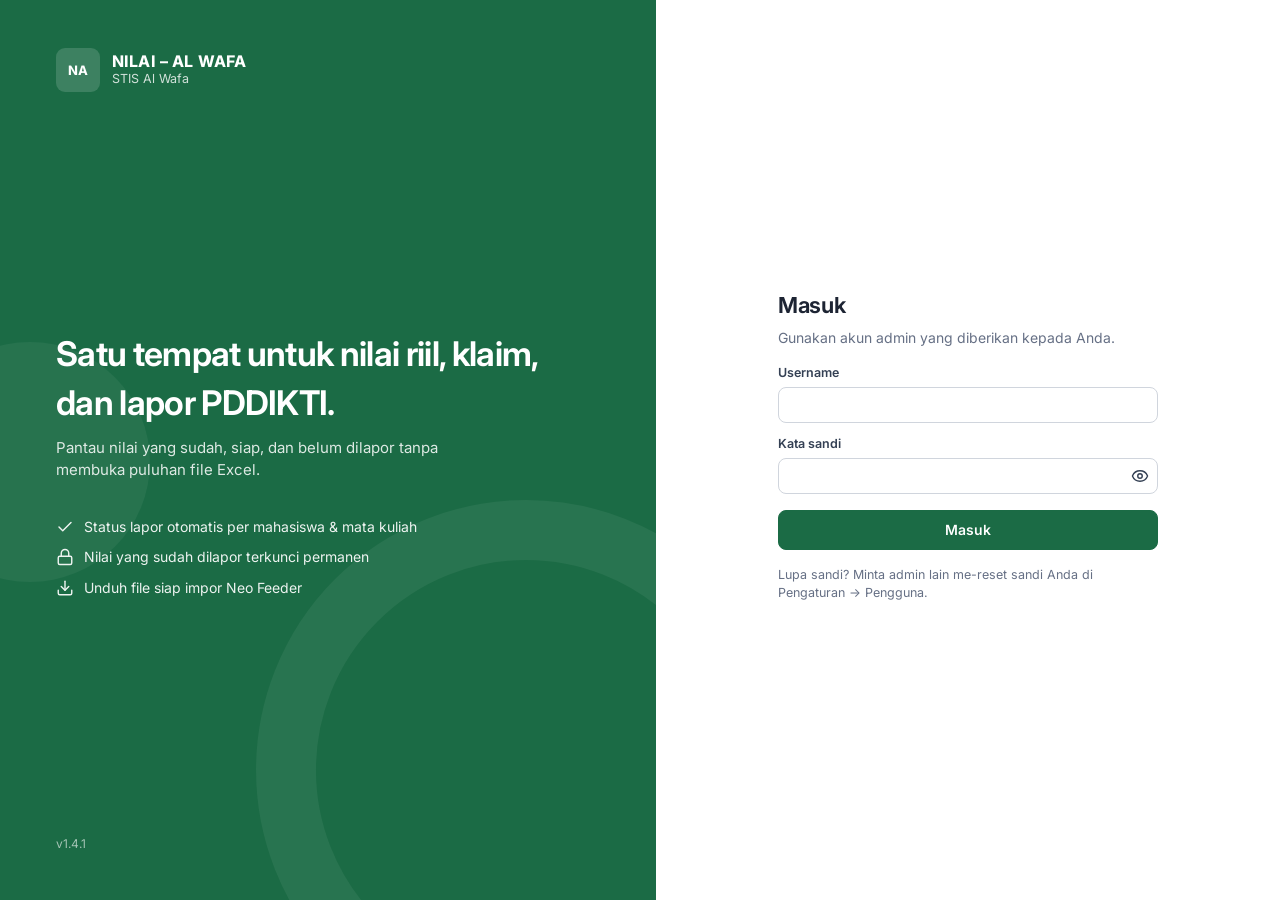
<file: index.html>
<!DOCTYPE html>
<html lang="id">
<head>
  <meta charset="utf-8">
  <meta name="viewport" content="width=device-width, initial-scale=1">
  <title>NILAI – AL WAFA</title>
  <meta name="description" content="Sistem penilaian akademik STIS Al Wafa — nilai riil, peta klaim, lapor PDDIKTI, KHS & transkrip.">
  <meta name="robots" content="noindex, nofollow">
  <meta name="theme-color" content="#1B6B45">
  <link rel="icon" href="data:image/svg+xml,%3Csvg xmlns='http://www.w3.org/2000/svg' viewBox='0 0 32 32'%3E%3Crect width='32' height='32' rx='7' fill='%231B6B45'/%3E%3Ctext x='16' y='21' font-family='Arial' font-weight='700' font-size='13' fill='white' text-anchor='middle'%3ENA%3C/text%3E%3C/svg%3E">
  <link rel="preconnect" href="https://script.google.com">
  <link rel="preconnect" href="https://script.googleusercontent.com" crossorigin>
  <link rel="preconnect" href="https://fonts.googleapis.com">
  <link rel="preconnect" href="https://fonts.gstatic.com" crossorigin>
  <link rel="preconnect" href="https://cdn.jsdelivr.net" crossorigin>
  <link rel="stylesheet" href="https://fonts.googleapis.com/css2?family=Inter:wght@400;500;600;700&family=Noto+Naskh+Arabic:wght@400;600&display=swap">
  <link rel="stylesheet" href="css/style.css?v=1.4.1">
</head>
<body>
  <div style="min-height:100vh;display:grid;place-items:center;color:#667085;font-family:system-ui,sans-serif">Memuat NILAI – AL WAFA…</div>
  <noscript>Aplikasi ini memerlukan JavaScript.</noscript>
  <script src="js/config.js?v=1.4.1"></script>
  <script src="js/icons.js?v=1.4.1"></script>
  <script src="js/core.js?v=1.4.1"></script>
  <script src="js/hal-utama.js?v=1.4.1"></script>
  <script src="js/hal-nilai.js?v=1.4.1"></script>
  <script src="js/hal-lapor.js?v=1.4.1"></script>
  <script src="js/hal-pengaturan.js?v=1.4.1"></script>
  <script src="js/migrasi-parse.js?v=1.4.1"></script>
</body>
</html>
</file>
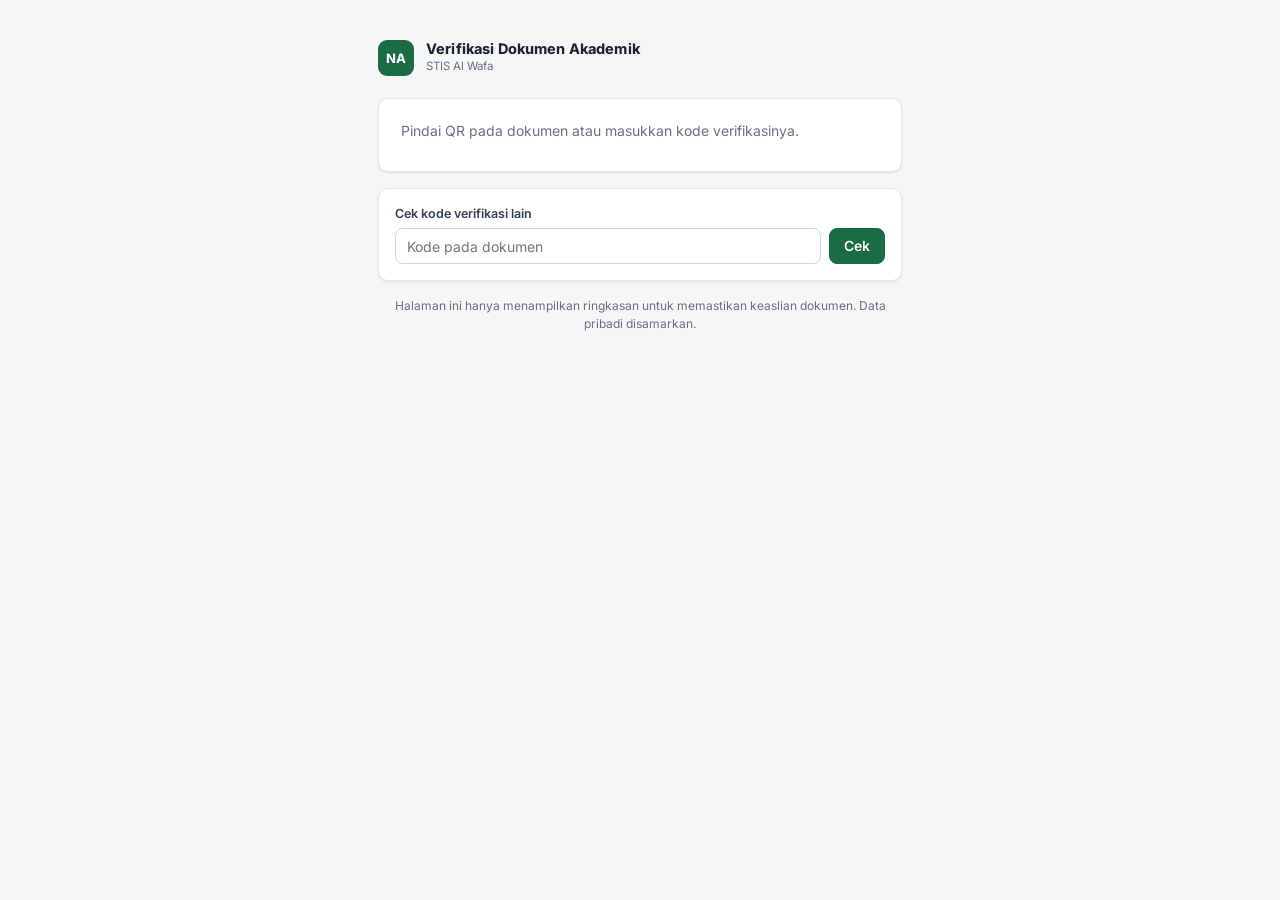
<file: verifikasi.html>
<!DOCTYPE html>
<html lang="id">
<head>
  <meta charset="utf-8">
  <meta name="viewport" content="width=device-width, initial-scale=1">
  <title>Verifikasi Dokumen · STIS Al Wafa</title>
  <meta name="robots" content="noindex">
  <link rel="preconnect" href="https://fonts.googleapis.com">
  <link rel="stylesheet" href="https://fonts.googleapis.com/css2?family=Inter:wght@400;500;600;700&display=swap">
  <link rel="stylesheet" href="css/style.css?v=1.0.0">
  <style>
    body { background: var(--bg); }
    .wrap { max-width: 560px; margin: 0 auto; padding: 40px 18px; }
    .head { display: flex; gap: 12px; align-items: center; margin-bottom: 22px; }
    .hasil { padding: 22px; }
    .status { display: flex; gap: 14px; align-items: center; padding: 16px; border-radius: 12px; margin-bottom: 16px; }
    .status.ok { background: #F0FDF4; border: 1px solid #BBF7D0; color: #14532D; }
    .status.no { background: #FEF2F2; border: 1px solid #FECACA; color: #7F1D1D; }
    .status .ic { width: 34px; height: 34px; }
    .hash { font-family: ui-monospace, monospace; font-size: 11px; word-break: break-all; color: var(--muted); }
  </style>
</head>
<body>
  <div class="wrap">
    <div class="head"><div class="brand-mark">NA</div><div><div class="brand-t">Verifikasi Dokumen Akademik</div><div class="brand-s" id="inst">STIS Al Wafa</div></div></div>
    <div class="card"><div id="isi" class="hasil"><div class="skel skel-line"></div><div class="skel skel-line"></div><div class="skel skel-line" style="width:60%"></div></div></div>
    <form class="card mt-16" id="f" style="padding:16px"><div class="field"><label for="k">Cek kode verifikasi lain</label><div class="row"><input class="input mono" id="k" placeholder="Kode pada dokumen" autocomplete="off"><button class="btn btn-primary">Cek</button></div></div></form>
    <p class="muted center mt-16" style="font-size:12px">Halaman ini hanya menampilkan ringkasan untuk memastikan keaslian dokumen. Data pribadi disamarkan.</p>
  </div>
  <script src="js/config.js?v=1.0.0"></script>
  <script src="js/icons.js?v=1.0.0"></script>
  <script>
    'use strict';
    const esc = (v) => String(v == null ? '' : v).replace(/[&<>"']/g, (c) => ({ '&': '&amp;', '<': '&lt;', '>': '&gt;', '"': '&quot;', "'": '&#39;' }[c]));
    const ic = (n) => '<svg class="ic" viewBox="0 0 24 24">' + (window.ICONS[n] || '') + '</svg>';
    const BL = ['Januari', 'Februari', 'Maret', 'April', 'Mei', 'Juni', 'Juli', 'Agustus', 'September', 'Oktober', 'November', 'Desember'];
    const tgl = (v) => { const m = String(v || '').match(/^(\d{4})-(\d{2})-(\d{2})(?: (\d{2}:\d{2}))?/); return m ? Number(m[3]) + ' ' + BL[Number(m[2]) - 1] + ' ' + m[1] + (m[4] ? ' pukul ' + m[4] : '') : esc(v); };
    const URL_GAS = (window.APP_CONFIG || {}).GAS_URL || '';
    async function cek(k) {
      const box = document.getElementById('isi');
      if (!k) { box.innerHTML = '<p class="muted">Pindai QR pada dokumen atau masukkan kode verifikasinya.</p>'; return; }
      box.innerHTML = '<div class="skel skel-line"></div><div class="skel skel-line"></div>';
      try {
        const r = await (await fetch(URL_GAS + '?action=verifikasi&k=' + encodeURIComponent(k))).json();
        if (!r.success) { box.innerHTML = '<div class="status no">' + ic('xc') + '<div><b style="font-size:16px">Tidak terverifikasi</b><div>' + esc(r.message) + '</div></div></div>'; return; }
        const d = r.data, ok = d.status === 'TERBIT';
        if (d.institusi) document.getElementById('inst').textContent = d.institusi;
        box.innerHTML = '<div class="status ' + (ok ? 'ok' : 'no') + '">' + ic(ok ? 'checkc' : 'xc') + '<div><b style="font-size:16px">' + (ok ? 'Dokumen ASLI & berlaku' : 'Dokumen telah DITARIK') + '</b><div>' + (ok ? 'Diterbitkan resmi melalui sistem NILAI – AL WAFA.' : esc(d.catatan || 'Dokumen ini tidak berlaku lagi.')) + '</div></div></div>' +
          '<dl class="dl"><dt>Jenis</dt><dd>' + esc(d.jenis) + '</dd><dt>Judul</dt><dd>' + esc(d.judul) + '</dd>' + (d.nomor ? '<dt>Nomor</dt><dd class="mono">' + esc(d.nomor) + '</dd>' : '') + (d.nama ? '<dt>Nama</dt><dd>' + esc(d.nama) + '</dd>' : '') + (d.nim ? '<dt>NIM</dt><dd class="mono">' + esc(d.nim) + '</dd>' : '') + (d.ipk ? '<dt>IPK</dt><dd>' + esc(d.ipk) + '</dd>' : '') + '<dt>Diterbitkan</dt><dd>' + tgl(d.terbit) + '</dd>' +
          (d.penandatangan || []).map((p) => '<dt>' + esc(p.label) + '</dt><dd>' + esc(p.nama) + '<div class="muted" style="font-size:12.5px">' + esc(p.jabatan) + (p.waktu ? ' · disetujui ' + tgl(p.waktu) : '') + '</div></dd>').join('') + '</dl>' +
          (d.hashPdf ? '<div class="mt-16"><div class="lbl">Sidik jari berkas (SHA-256)</div><div class="hash">' + esc(d.hashPdf) + '</div></div>' : '');
      } catch (e) { box.innerHTML = '<div class="status no">' + ic('warn') + '<div><b>Gagal menghubungi server</b><div>Periksa koneksi internet lalu muat ulang halaman.</div></div></div>'; }
    }
    const k0 = new URLSearchParams(location.search).get('k') || '';
    document.getElementById('k').value = k0.split('-')[0];
    document.getElementById('f').onsubmit = (e) => { e.preventDefault(); const k = document.getElementById('k').value.trim(); history.replaceState(null, '', '?k=' + encodeURIComponent(k)); cek(k); };
    cek(k0);
  </script>
</body>
</html>
</file>
<file: css/style.css>
/* ==========================================================================
   NILAI – AL WAFA · gaya antarmuka (sederhana, bersih, modern, formal)
   Warna aksen dapat dipilih tiap pengguna → semua turunan memakai --brand.
   ========================================================================== */
:root {
  --brand: #1B6B45;
  --brand-600: color-mix(in srgb, var(--brand) 88%, black);
  --brand-700: color-mix(in srgb, var(--brand) 72%, black);
  --brand-50: color-mix(in srgb, var(--brand) 7%, white);
  --brand-100: color-mix(in srgb, var(--brand) 14%, white);
  --brand-200: color-mix(in srgb, var(--brand) 28%, white);
  --bg: #F5F6F8;
  --surface: #FFFFFF;
  --line: #E4E7EC;
  --line-2: #EEF0F3;
  --text: #1D2433;
  --muted: #667085;
  --soft: #98A2B3;
  --danger: #C62828;
  --warn: #B45309;
  --ok: #15803D;
  --info: #1D4ED8;
  /* warna status (tetap, tidak ikut tema) */
  --s-BP: #94A3B8; --s-BP-bg: #F1F5F9;
  --s-MN: #DC2626; --s-MN-bg: #FEE2E2;
  --s-SL: #CA8A04; --s-SL-bg: #FEF3C7;
  --s-SD: #16A34A; --s-SD-bg: #DCFCE7;
  --s-SX: #EA580C; --s-SX-bg: #FFEDD5;
  --s-TB: #64748B; --s-TB-bg: #E2E8F0;
  --radius: 10px;
  --radius-sm: 7px;
  --shadow: 0 1px 2px rgba(16, 24, 40, .05), 0 1px 3px rgba(16, 24, 40, .06);
  --shadow-lg: 0 12px 32px -8px rgba(16, 24, 40, .18), 0 4px 10px -4px rgba(16, 24, 40, .08);
  --sidebar: 248px;
  --font: 'Inter', system-ui, -apple-system, 'Segoe UI', Roboto, sans-serif;
  --arab: 'Noto Naskh Arabic', 'Traditional Arabic', serif;
}
* { box-sizing: border-box; }
html, body { margin: 0; height: 100%; }
body { font-family: var(--font); font-size: 14px; line-height: 1.45; color: var(--text); background: var(--bg); -webkit-font-smoothing: antialiased; }
a { color: var(--brand); text-decoration: none; }
a:hover { text-decoration: underline; }
h1, h2, h3, h4 { margin: 0; font-weight: 650; letter-spacing: -.01em; }
h1 { font-size: 22px; } h2 { font-size: 17px; } h3 { font-size: 15px; } h4 { font-size: 13.5px; }
p { margin: 0 0 8px; }
small, .muted { color: var(--muted); }
.soft { color: var(--soft); }
.ar { font-family: var(--arab); direction: rtl; font-size: 1.12em; }
.mono { font-variant-numeric: tabular-nums; }
.num { text-align: right; font-variant-numeric: tabular-nums; white-space: nowrap; }
.center { text-align: center; }
.nowrap { white-space: nowrap; }
.hidden { display: none !important; }
.ic { width: 18px; height: 18px; flex: none; stroke: currentColor; fill: none; stroke-width: 1.9; stroke-linecap: round; stroke-linejoin: round; vertical-align: -3px; }
.ic-sm { width: 15px; height: 15px; vertical-align: -2px; }
.ic-lg { width: 22px; height: 22px; }
.row { display: flex; align-items: center; gap: 8px; }
.row-wrap { display: flex; align-items: center; gap: 8px; flex-wrap: wrap; }
.spacer { flex: 1; }
.gap-4 { gap: 4px; } .gap-12 { gap: 12px; } .gap-16 { gap: 16px; }
.mt-4 { margin-top: 4px; } .mt-8 { margin-top: 8px; } .mt-12 { margin-top: 12px; } .mt-16 { margin-top: 16px; } .mt-24 { margin-top: 24px; }
.mb-8 { margin-bottom: 8px; } .mb-12 { margin-bottom: 12px; } .mb-16 { margin-bottom: 16px; }
.w-100 { width: 100%; }

/* ---------------------------------------------------------------- shell */
.app { display: grid; grid-template-columns: var(--sidebar) 1fr; min-height: 100vh; }
.sidebar { background: var(--surface); border-right: 1px solid var(--line); position: sticky; top: 0; height: 100vh; display: flex; flex-direction: column; }
.brand { display: flex; align-items: center; gap: 10px; padding: 18px 18px 16px; border-bottom: 1px solid var(--line-2); }
.brand-mark { width: 36px; height: 36px; border-radius: 9px; background: var(--brand); color: #fff; display: grid; place-items: center; font-weight: 750; font-size: 13px; letter-spacing: .02em; flex: none; overflow: hidden; }
.brand-mark img { width: 100%; height: 100%; object-fit: contain; background: #fff; }
.brand-t { font-weight: 750; font-size: 14.5px; letter-spacing: .01em; line-height: 1.15; }
.brand-s { font-size: 11.5px; color: var(--muted); }
.nav { padding: 12px 10px; display: flex; flex-direction: column; gap: 2px; overflow-y: auto; flex: 1; }
.nav-label { font-size: 10.5px; text-transform: uppercase; letter-spacing: .08em; color: var(--soft); padding: 10px 12px 4px; font-weight: 600; }
.nav a { display: flex; align-items: center; gap: 11px; padding: 9px 12px; border-radius: 8px; color: #344054; font-weight: 520; position: relative; text-decoration: none; }
.nav a:hover { background: var(--brand-50); color: var(--brand-700); }
.nav a.aktif { background: var(--brand-50); color: var(--brand-700); font-weight: 620; }
.nav a.aktif::before { content: ''; position: absolute; left: -10px; top: 8px; bottom: 8px; width: 3px; border-radius: 0 3px 3px 0; background: var(--brand); }
.nav a .badge { margin-left: auto; }
.side-foot { border-top: 1px solid var(--line-2); padding: 12px; }
.user-card { display: flex; align-items: center; gap: 10px; padding: 6px; border-radius: 8px; }
.avatar { width: 34px; height: 34px; border-radius: 50%; background: var(--brand-100); color: var(--brand-700); display: grid; place-items: center; font-weight: 700; font-size: 13px; flex: none; }
.main { min-width: 0; display: flex; flex-direction: column; }
.topbar { height: 60px; background: var(--surface); border-bottom: 1px solid var(--line); display: flex; align-items: center; gap: 14px; padding: 0 24px; position: sticky; top: 0; z-index: 20; }
.topbar h1 { font-size: 17px; }
.crumb { color: var(--muted); font-size: 12.5px; }
.periode-pill { display: flex; align-items: center; gap: 8px; border: 1px solid var(--line); border-radius: 999px; padding: 4px 6px 4px 12px; background: #fff; }
.periode-pill select { border: 0; font: inherit; font-weight: 600; color: var(--brand-700); background: transparent; padding: 4px 4px; cursor: pointer; outline: none; }
.content { padding: 22px 24px 48px; max-width: 1480px; width: 100%; }
.page-head { display: flex; align-items: flex-end; gap: 12px; margin-bottom: 16px; flex-wrap: wrap; }
.page-head .desc { color: var(--muted); margin-top: 3px; font-size: 13px; }
.net-bar { position: fixed; top: 0; left: 0; height: 2px; background: var(--brand); z-index: 100; width: 0; transition: width .3s ease, opacity .3s; opacity: 0; }
.net-bar.on { opacity: 1; width: 70%; transition: width 4s cubic-bezier(.1, .7, .2, 1); }
.net-bar.done { opacity: 0; width: 100%; transition: width .2s, opacity .4s .2s; }

/* ---------------------------------------------------------------- cards */
.card { background: var(--surface); border: 1px solid var(--line); border-radius: var(--radius); box-shadow: var(--shadow); }
.card-h { display: flex; align-items: center; gap: 10px; padding: 14px 16px; border-bottom: 1px solid var(--line-2); }
.card-h h3 { font-size: 14.5px; }
.card-b { padding: 16px; }
.card-b.flush { padding: 0; }
.card + .card { margin-top: 16px; }
.grid > .card + .card, .grid > .card { margin-top: 0; }
.grid { display: grid; gap: 16px; }
.g2 { grid-template-columns: repeat(2, minmax(0, 1fr)); }
.g3 { grid-template-columns: repeat(3, minmax(0, 1fr)); }
.g4 { grid-template-columns: repeat(4, minmax(0, 1fr)); }
.g6 { grid-template-columns: repeat(6, minmax(0, 1fr)); }
.g-side { grid-template-columns: minmax(0, 1fr) 360px; }
@media (max-width: 1200px) { .g6 { grid-template-columns: repeat(3, 1fr); } .g4 { grid-template-columns: repeat(2, 1fr); } .g-side { grid-template-columns: 1fr; } }
.kpi { padding: 14px 16px; display: flex; gap: 12px; align-items: flex-start; }
.kpi-ic { width: 38px; height: 38px; border-radius: 9px; display: grid; place-items: center; background: var(--brand-50); color: var(--brand); flex: none; }
.kpi-v { font-size: 24px; font-weight: 720; letter-spacing: -.02em; line-height: 1.1; font-variant-numeric: tabular-nums; }
.kpi-l { color: var(--muted); font-size: 12.5px; margin-top: 2px; }
.kpi.k-SL .kpi-ic { background: var(--s-SL-bg); color: var(--s-SL); }
.kpi.k-MN .kpi-ic { background: var(--s-MN-bg); color: var(--s-MN); }
.kpi.k-SX .kpi-ic { background: var(--s-SX-bg); color: var(--s-SX); }
.kpi.k-SD .kpi-ic { background: var(--s-SD-bg); color: var(--s-SD); }
.kpi.k-cuti .kpi-ic { background: #EEF2FF; color: #4F46E5; }
.kpi[data-go] { cursor: pointer; }
.kpi[data-go]:hover { border-color: var(--brand-200); }

/* ---------------------------------------------------------------- buttons & forms */
.btn { display: inline-flex; align-items: center; justify-content: center; gap: 7px; height: 36px; padding: 0 14px; border-radius: 8px; border: 1px solid var(--line); background: #fff; color: #344054; font: inherit; font-weight: 580; cursor: pointer; white-space: nowrap; transition: background .12s, border-color .12s, box-shadow .12s; }
.btn:hover { background: #F9FAFB; border-color: #D0D5DD; text-decoration: none; }
.btn:focus-visible, .input:focus-visible, select:focus-visible { outline: 0; box-shadow: 0 0 0 3px var(--brand-100); border-color: var(--brand); }
.btn-primary { background: var(--brand); border-color: var(--brand); color: #fff; }
.btn-primary:hover { background: var(--brand-600); border-color: var(--brand-600); }
.btn-soft { background: var(--brand-50); border-color: var(--brand-100); color: var(--brand-700); }
.btn-soft:hover { background: var(--brand-100); }
.btn-danger { background: var(--danger); border-color: var(--danger); color: #fff; }
.btn-danger:hover { background: #A61F1F; }
.btn-ghost { border-color: transparent; background: transparent; }
.btn-ghost:hover { background: #F2F4F7; }
.btn-sm { height: 30px; padding: 0 10px; font-size: 13px; border-radius: 7px; }
.btn-xs { height: 26px; padding: 0 8px; font-size: 12px; border-radius: 6px; gap: 5px; }
.btn-icon { width: 34px; padding: 0; }
.btn-sm.btn-icon { width: 30px; }
.btn[disabled], .btn.loading { opacity: .55; pointer-events: none; }
.btn.loading::after { content: ''; width: 13px; height: 13px; border: 2px solid currentColor; border-right-color: transparent; border-radius: 50%; animation: spin .7s linear infinite; }
@keyframes spin { to { transform: rotate(360deg); } }
.field { display: flex; flex-direction: column; gap: 5px; min-width: 0; }
.field > label, .lbl { font-size: 12.5px; font-weight: 600; color: #344054; }
.field .hint { font-size: 12px; color: var(--muted); }
.field .err { font-size: 12px; color: var(--danger); }
.req::after { content: ' *'; color: var(--danger); }
.input, select.input, textarea.input { height: 36px; border: 1px solid #D0D5DD; border-radius: 8px; padding: 0 11px; font: inherit; color: var(--text); background: #fff; width: 100%; min-width: 0; }
textarea.input { height: auto; min-height: 86px; padding: 9px 11px; resize: vertical; }
.input-sm { height: 30px; font-size: 13px; padding: 0 8px; border-radius: 7px; }
.input[readonly] { background: #F9FAFB; }
.search { position: relative; }
.search .ic { position: absolute; left: 10px; top: 50%; transform: translateY(-50%); color: var(--soft); }
.search .input { padding-left: 34px; }
.fgrid { display: grid; gap: 14px; grid-template-columns: repeat(2, minmax(0, 1fr)); }
.fgrid.c3 { grid-template-columns: repeat(3, minmax(0, 1fr)); }
.fgrid .full { grid-column: 1 / -1; }
.check { display: inline-flex; align-items: center; gap: 8px; cursor: pointer; user-select: none; }
.check input { width: 16px; height: 16px; accent-color: var(--brand); }
.toolbar { display: flex; align-items: center; gap: 8px; flex-wrap: wrap; padding: 12px 14px; border-bottom: 1px solid var(--line-2); }
.toolbar .input, .toolbar select.input { width: auto; }
.toolbar .search .input, .row .search .input { width: 100%; }
.seg { display: inline-flex; border: 1px solid var(--line); border-radius: 8px; padding: 2px; background: #F9FAFB; }
.seg button { border: 0; background: transparent; padding: 5px 12px; border-radius: 6px; font: inherit; font-size: 13px; color: var(--muted); cursor: pointer; font-weight: 560; }
.seg button.on { background: #fff; color: var(--text); box-shadow: var(--shadow); }

/* ---------------------------------------------------------------- tabs */
.tabs { display: flex; gap: 4px; border-bottom: 1px solid var(--line); margin-bottom: 16px; overflow-x: auto; }
.tabs button { border: 0; background: none; padding: 10px 14px; font: inherit; font-weight: 580; color: var(--muted); cursor: pointer; border-bottom: 2px solid transparent; margin-bottom: -1px; white-space: nowrap; display: flex; gap: 7px; align-items: center; }
.tabs button:hover { color: var(--text); }
.tabs button.on { color: var(--brand-700); border-bottom-color: var(--brand); }

/* ---------------------------------------------------------------- tables */
.tbl-wrap { overflow: auto; max-width: 100%; }
.tbl-wrap.tall { max-height: calc(100vh - 290px); }
table.tbl { width: 100%; border-collapse: separate; border-spacing: 0; font-size: 13.5px; }
.tbl th { position: sticky; top: 0; z-index: 2; background: #F9FAFB; text-align: left; font-size: 11.5px; text-transform: uppercase; letter-spacing: .04em; color: var(--muted); font-weight: 650; padding: 9px 12px; border-bottom: 1px solid var(--line); white-space: nowrap; }
.tbl th.sortable { cursor: pointer; user-select: none; }
.tbl th.sortable:hover { color: var(--text); }
.tbl td { padding: 9px 12px; border-bottom: 1px solid var(--line-2); vertical-align: middle; }
.tbl tr:last-child td { border-bottom: 0; }
.tbl tbody tr:hover td { background: #FAFBFC; }
.tbl tr.klik { cursor: pointer; }
.tbl tr.sel td { background: var(--brand-50) !important; }
.tbl td.aksi { white-space: nowrap; text-align: right; width: 1%; }
.tbl .sub { font-size: 12px; color: var(--muted); }
.tbl-compact td, .tbl-compact th { padding: 6px 10px; }
.tbl-foot { display: flex; align-items: center; gap: 10px; padding: 10px 14px; border-top: 1px solid var(--line-2); color: var(--muted); font-size: 13px; }
.pager { display: flex; gap: 4px; }
.pager button { min-width: 30px; height: 30px; border: 1px solid var(--line); background: #fff; border-radius: 7px; cursor: pointer; font: inherit; font-size: 13px; }
.pager button.on { background: var(--brand); color: #fff; border-color: var(--brand); }
.pager button[disabled] { opacity: .4; cursor: default; }
.empty { padding: 42px 16px; text-align: center; color: var(--muted); }
.empty .ic { width: 34px; height: 34px; color: var(--soft); margin-bottom: 8px; }
.empty h4 { color: var(--text); margin-bottom: 4px; }

/* ---------------------------------------------------------------- pills & badges */
.pill { display: inline-flex; align-items: center; gap: 5px; height: 22px; padding: 0 9px; border-radius: 999px; font-size: 12px; font-weight: 600; white-space: nowrap; background: #F2F4F7; color: #475467; }
.pill::before { content: ''; width: 6px; height: 6px; border-radius: 50%; background: currentColor; opacity: .85; }
.pill.no-dot::before { display: none; }
.pill.s-BP { background: var(--s-BP-bg); color: #475569; }
.pill.s-MN { background: var(--s-MN-bg); color: #B91C1C; }
.pill.s-SL { background: var(--s-SL-bg); color: #92400E; }
.pill.s-SD { background: var(--s-SD-bg); color: #166534; }
.pill.s-SX { background: var(--s-SX-bg); color: #C2410C; }
.pill.s-TB { background: var(--s-TB-bg); color: #475569; }
.pill.st-Aktif { background: #DCFCE7; color: #166534; }
.pill.st-Cuti { background: #E0E7FF; color: #3730A3; }
.pill.st-Mengundurkan { background: #FEE2E2; color: #991B1B; }
.pill.st-DO { background: #FEE2E2; color: #991B1B; }
.pill.st-Non-aktif { background: #F1F5F9; color: #475569; }
.pill.st-Lulus { background: var(--brand-100); color: var(--brand-700); }
.pill.brand { background: var(--brand-100); color: var(--brand-700); }
.pill.warn { background: #FEF3C7; color: #92400E; }
.pill.danger { background: #FEE2E2; color: #991B1B; }
.pill.info { background: #DBEAFE; color: #1E40AF; }
.badge { min-width: 20px; height: 20px; padding: 0 6px; border-radius: 999px; background: var(--s-MN); color: #fff; font-size: 11px; font-weight: 700; display: inline-grid; place-items: center; }
.badge.soft { background: var(--brand-100); color: var(--brand-700); }
.chip { display: inline-flex; align-items: center; gap: 5px; padding: 2px 8px; border-radius: 6px; background: #F2F4F7; border: 1px solid var(--line); font-size: 12.5px; max-width: 100%; }
.chip b { font-weight: 650; }
.chip .x { cursor: pointer; opacity: .6; }
.chip .x:hover { opacity: 1; }
.kelas-tag { display: inline-grid; place-items: center; width: 24px; height: 22px; border-radius: 6px; font-weight: 700; font-size: 12px; background: var(--brand-100); color: var(--brand-700); }
.kelas-tag.B { background: #E0F2FE; color: #075985; }
.lock { color: var(--s-SD); }
.statbar { display: flex; height: 8px; border-radius: 4px; overflow: hidden; background: #F2F4F7; min-width: 90px; }
.statbar i { display: block; height: 100%; }
.statbar .b-SD { background: var(--s-SD); } .statbar .b-SX { background: var(--s-SX); } .statbar .b-SL { background: var(--s-SL); }
.statbar .b-MN { background: var(--s-MN); } .statbar .b-BP { background: var(--s-BP); } .statbar .b-TB { background: var(--s-TB); }
.legend { display: flex; gap: 14px; flex-wrap: wrap; font-size: 12.5px; color: var(--muted); }
.legend span { display: inline-flex; align-items: center; gap: 6px; }
.legend i { width: 10px; height: 10px; border-radius: 3px; display: inline-block; }
.progress { height: 6px; border-radius: 3px; background: #EEF0F3; overflow: hidden; min-width: 70px; }
.progress i { display: block; height: 100%; background: var(--brand); border-radius: 3px; }

/* ---------------------------------------------------------------- alert */
.alert { display: flex; gap: 10px; padding: 11px 14px; border-radius: 9px; border: 1px solid; font-size: 13.5px; align-items: flex-start; }
.alert .ic { margin-top: 1px; }
.alert.info { background: #EFF6FF; border-color: #BFDBFE; color: #1E3A8A; }
.alert.warn { background: #FFFBEB; border-color: #FDE68A; color: #78350F; }
.alert.danger { background: #FEF2F2; border-color: #FECACA; color: #7F1D1D; }
.alert.ok { background: #F0FDF4; border-color: #BBF7D0; color: #14532D; }
.alert.brand { background: var(--brand-50); border-color: var(--brand-100); color: var(--brand-700); }

/* ---------------------------------------------------------------- modal & toast */
.modal-bg { position: fixed; inset: 0; background: rgba(16, 24, 40, .45); z-index: 60; display: grid; place-items: center; padding: 24px; animation: fade .12s ease; }
@keyframes fade { from { opacity: 0; } }
.modal { background: #fff; border-radius: 14px; box-shadow: var(--shadow-lg); width: min(560px, 100%); max-height: calc(100vh - 48px); display: flex; flex-direction: column; animation: pop .14s ease; }
.modal.lebar { width: min(920px, 100%); }
.modal.sangat-lebar { width: min(1180px, 100%); }
@keyframes pop { from { transform: translateY(6px) scale(.985); opacity: .6; } }
.modal-h { padding: 16px 20px; display: flex; align-items: flex-start; gap: 12px; border-bottom: 1px solid var(--line-2); }
.modal-h h3 { font-size: 16px; }
.modal-h .desc { color: var(--muted); font-size: 13px; margin-top: 2px; }
.modal-b { padding: 18px 20px; overflow-y: auto; }
.modal-f { padding: 14px 20px; border-top: 1px solid var(--line-2); display: flex; gap: 8px; justify-content: flex-end; align-items: center; }
.toasts { position: fixed; right: 20px; bottom: 20px; z-index: 90; display: flex; flex-direction: column; gap: 8px; }
.toast { background: #101828; color: #fff; padding: 11px 14px; border-radius: 10px; box-shadow: var(--shadow-lg); min-width: 260px; max-width: 440px; display: flex; gap: 10px; align-items: flex-start; font-size: 13.5px; animation: pop .15s ease; }
.toast.ok .ic { color: #4ADE80; } .toast.err .ic { color: #F87171; } .toast.warn .ic { color: #FBBF24; } .toast.info .ic { color: #93C5FD; }

/* ---------------------------------------------------------------- skeleton */
.skel { background: linear-gradient(90deg, #EEF0F3 25%, #F6F7F9 37%, #EEF0F3 63%); background-size: 400% 100%; animation: shimmer 1.3s ease infinite; border-radius: 6px; }
@keyframes shimmer { 0% { background-position: 100% 50%; } 100% { background-position: 0 50%; } }
.skel-line { height: 12px; margin: 10px 0; }
.skel-kpi { height: 84px; border-radius: var(--radius); }
.skel-row { height: 38px; margin: 0 0 1px; border-radius: 0; }
.stale { opacity: .72; transition: opacity .2s; }

/* ---------------------------------------------------------------- login */
.login { min-height: 100vh; display: grid; grid-template-columns: 1.05fr 1fr; background: #fff; }
.login-art { background: var(--brand); color: #fff; padding: 48px 56px; display: flex; flex-direction: column; position: relative; overflow: hidden; }
.login-art::after { content: ''; position: absolute; right: -140px; bottom: -140px; width: 420px; height: 420px; border-radius: 50%; border: 60px solid rgba(255, 255, 255, .06); }
.login-art::before { content: ''; position: absolute; left: -90px; top: 38%; width: 240px; height: 240px; border-radius: 50%; background: rgba(255, 255, 255, .05); }
.login-art h1 { font-size: 34px; letter-spacing: -.02em; margin-top: auto; }
.login-art p { opacity: .85; max-width: 420px; font-size: 15px; margin-top: 10px; }
.login-art .feat { display: flex; flex-direction: column; gap: 10px; margin-top: 28px; margin-bottom: auto; }
.login-art .feat div { display: flex; gap: 10px; align-items: center; opacity: .92; }
.login-form { display: grid; place-items: center; padding: 40px; }
.login-box { width: min(380px, 100%); }
.login-box h2 { font-size: 22px; margin-bottom: 6px; }
@media (max-width: 900px) { .login { grid-template-columns: 1fr; } .login-art { display: none; } }

/* ---------------------------------------------------------------- grid nilai (spreadsheet) */
.sheet { width: 100%; border-collapse: separate; border-spacing: 0; font-size: 13.5px; }
.sheet th { position: sticky; top: 0; z-index: 2; background: #F9FAFB; font-size: 11.5px; text-transform: uppercase; letter-spacing: .04em; color: var(--muted); font-weight: 650; padding: 8px 10px; border-bottom: 1px solid var(--line); text-align: left; white-space: nowrap; }
.sheet td { border-bottom: 1px solid var(--line-2); padding: 0 10px; height: 36px; }
.sheet td.cell { padding: 0; width: 120px; border-left: 1px solid var(--line-2); border-right: 1px solid var(--line-2); }
.sheet td.cell input { width: 100%; height: 35px; border: 0; padding: 0 10px; font: inherit; text-align: right; background: transparent; font-variant-numeric: tabular-nums; outline: none; }
.sheet td.cell input:focus { box-shadow: inset 0 0 0 2px var(--brand); background: #fff; }
.sheet tr.dirty td.cell { background: #FFFBEB; }
.sheet tr.bad td.cell { background: #FEF2F2; }
.sheet tr.off td { color: var(--soft); }
.sheet tr.locked td.cell input { color: var(--muted); }
.sheet tr:hover td { background-color: #FAFBFC; }
.match-nim td:first-child { box-shadow: inset 3px 0 0 #16A34A; }
.match-nama td:first-child { box-shadow: inset 3px 0 0 #2563EB; }
.match-ragu td:first-child { box-shadow: inset 3px 0 0 #CA8A04; }
.match-tolak td:first-child { box-shadow: inset 3px 0 0 #DC2626; }
tr.r-nim td { background: #F0FDF4; } tr.r-nama td { background: #EFF6FF; } tr.r-ragu td { background: #FFFBEB; } tr.r-tolak td { background: #FEF2F2; } tr.r-off td { background: #F8FAFC; color: var(--muted); }

/* ---------------------------------------------------------------- matriks status */
.mtx { border-collapse: separate; border-spacing: 2px; font-size: 11px; }
.mtx th { font-weight: 600; color: var(--muted); padding: 2px 4px; white-space: nowrap; }
.mtx th.v { writing-mode: vertical-rl; transform: rotate(180deg); height: 92px; text-align: left; font-weight: 550; }
.mtx td.c { width: 18px; height: 18px; border-radius: 4px; cursor: pointer; }
.mtx td.c-SD { background: var(--s-SD); } .mtx td.c-SX { background: var(--s-SX); } .mtx td.c-SL { background: var(--s-SL); }
.mtx td.c-MN { background: var(--s-MN); } .mtx td.c-BP { background: #CBD5E1; } .mtx td.c-TB { background: #E2E8F0; }
.mtx td.nm { padding-right: 8px; white-space: nowrap; max-width: 210px; overflow: hidden; text-overflow: ellipsis; font-size: 12px; }
.mtx tr:hover td.nm { color: var(--brand-700); font-weight: 600; }

/* ---------------------------------------------------------------- stepper */
.stepper { display: flex; gap: 0; margin-bottom: 18px; }
.step { flex: 1; display: flex; align-items: center; gap: 10px; padding: 10px 12px; color: var(--muted); font-weight: 560; font-size: 13px; position: relative; }
.step::after { content: ''; flex: 1; height: 2px; background: var(--line); margin-left: 6px; }
.step:last-child::after { display: none; }
.step b { width: 26px; height: 26px; border-radius: 50%; display: grid; place-items: center; background: #F2F4F7; color: var(--muted); font-size: 12.5px; flex: none; }
.step.on { color: var(--brand-700); } .step.on b { background: var(--brand); color: #fff; }
.step.done b { background: var(--brand-100); color: var(--brand-700); }
.step.done::after { background: var(--brand-200); }

/* ---------------------------------------------------------------- misc */
.dl { display: grid; grid-template-columns: 150px 1fr; gap: 8px 12px; font-size: 13.5px; }
.dl dt { color: var(--muted); }
.dl dd { margin: 0; font-weight: 520; }
.timeline { list-style: none; padding: 0; margin: 0; }
.timeline li { position: relative; padding: 0 0 14px 20px; border-left: 2px solid var(--line); margin-left: 6px; }
.timeline li::before { content: ''; position: absolute; left: -7px; top: 3px; width: 12px; height: 12px; border-radius: 50%; background: #fff; border: 2px solid var(--brand); }
.timeline li:last-child { border-left-color: transparent; }
.drop { border: 2px dashed #D0D5DD; border-radius: 12px; padding: 28px; text-align: center; color: var(--muted); background: #FAFBFC; cursor: pointer; transition: border-color .12s, background .12s; }
.drop:hover, .drop.over { border-color: var(--brand); background: var(--brand-50); color: var(--brand-700); }
.drop .ic { width: 30px; height: 30px; margin-bottom: 6px; }
.swatch { width: 44px; height: 44px; border-radius: 12px; border: 3px solid #fff; box-shadow: 0 0 0 1px var(--line); cursor: pointer; display: grid; place-items: center; color: #fff; }
.swatch.on { box-shadow: 0 0 0 2px var(--text); }
.theme-card { border: 1px solid var(--line); border-radius: 12px; padding: 12px; cursor: pointer; display: flex; gap: 12px; align-items: center; background: #fff; }
.theme-card.on { border-color: var(--brand); box-shadow: 0 0 0 3px var(--brand-100); }
.chart-box { position: relative; height: 270px; }
.kv { display: flex; justify-content: space-between; gap: 10px; padding: 7px 0; border-bottom: 1px dashed var(--line); font-size: 13.5px; }
.kv:last-child { border-bottom: 0; }
.check-list { display: flex; flex-direction: column; gap: 8px; }
.check-item { display: flex; gap: 10px; align-items: flex-start; padding: 10px 12px; border-radius: 9px; border: 1px solid var(--line); }
.check-item.ok { background: #F0FDF4; border-color: #BBF7D0; }
.check-item.no { background: #FFFBEB; border-color: #FDE68A; }
.check-item .ic { margin-top: 1px; }
.check-item.ok .ic { color: var(--ok); } .check-item.no .ic { color: var(--warn); }
.kbd { font-family: ui-monospace, monospace; font-size: 11.5px; background: #F2F4F7; border: 1px solid var(--line); border-bottom-width: 2px; border-radius: 5px; padding: 0 5px; }
.split-actions { display: flex; gap: 8px; align-items: center; }
.dot { width: 8px; height: 8px; border-radius: 50%; display: inline-block; }
.list-plain { list-style: none; padding: 0; margin: 0; }
.list-plain li { padding: 8px 0; border-bottom: 1px solid var(--line-2); display: flex; gap: 10px; align-items: center; }
.list-plain li:last-child { border-bottom: 0; }
.scroll-y { max-height: 360px; overflow-y: auto; }
.sticky-bar { position: sticky; bottom: 0; background: #fff; border-top: 1px solid var(--line); padding: 10px 14px; display: flex; gap: 8px; align-items: center; z-index: 3; border-radius: 0 0 var(--radius) var(--radius); }

/* ---------------------------------------------------------------- cetak (A4) */
.print-layer { position: fixed; inset: 0; background: #525659; z-index: 80; overflow: auto; }
.print-bar { position: sticky; top: 0; z-index: 2; background: #fff; border-bottom: 1px solid var(--line); padding: 10px 18px; display: flex; gap: 10px; align-items: center; }
.a4 { width: 210mm; min-height: 297mm; background: #fff; margin: 18px auto; padding: 14mm 16mm; color: #000; font-family: 'Times New Roman', Times, serif; font-size: 11pt; line-height: 1.32; box-shadow: 0 4px 18px rgba(0, 0, 0, .35); position: relative; }
.a4 .kop { display: flex; align-items: center; gap: 14px; border-bottom: 3px double #000; padding-bottom: 8px; margin-bottom: 10px; }
.a4 .kop img { width: 64px; height: 64px; object-fit: contain; }
.a4 .kop .t1 { font-size: 15pt; font-weight: bold; text-transform: uppercase; letter-spacing: .02em; }
.a4 .kop .t2 { font-size: 10pt; }
.a4 .judul { text-align: center; font-weight: bold; font-size: 13pt; text-decoration: underline; margin: 6px 0 10px; letter-spacing: .03em; }
.a4 table { border-collapse: collapse; width: 100%; }
.a4 .ident td { padding: 1px 4px; vertical-align: top; font-size: 10.5pt; }
.a4 .ident td:nth-child(1), .a4 .ident td:nth-child(4) { white-space: nowrap; width: 1%; }
.a4 .ident td:nth-child(2), .a4 .ident td:nth-child(5) { width: 1%; }
.a4 .mk th, .a4 .mk td { border: 1px solid #000; padding: 2px 5px; font-size: 10pt; }
.a4 .mk th { background: #EDEDED; text-align: center; }
.a4 .mk td.c { text-align: center; }
.a4 .mk.kecil th, .a4 .mk.kecil td { font-size: 7.8pt; padding: 1px 3px; line-height: 1.15; }
.a4 .mk.kecil td.k { white-space: nowrap; font-size: 7.2pt; }
.a4 .ttd { margin-top: 14px; display: flex; justify-content: flex-end; }
.a4 .ttd > div { width: 270px; text-align: left; font-size: 10.5pt; }
.a4 .ttd .ruang { height: 62px; }
.a4 .catatan { font-size: 9pt; margin-top: 8px; }
.a4 .dua { display: grid; grid-template-columns: 1fr 1fr; gap: 8px; }
.a4 .stempel-sementara { position: absolute; top: 18mm; right: 16mm; border: 2px solid #b45309; color: #b45309; padding: 2px 8px; font-family: var(--font); font-size: 9pt; font-weight: 700; transform: rotate(4deg); }
.a4-break { page-break-after: always; break-after: page; }
@media print {
  @page { size: A4; margin: 0; }
  body { background: #fff; }
  body > *:not(.print-layer) { display: none !important; }
  .print-layer { position: static; background: #fff; overflow: visible; }
  .print-bar { display: none; }
  .a4 { margin: 0; box-shadow: none; }
}

/* ---------------------------------------------------------------- v1.1: rekap angkatan & kelas PDDIKTI */
a.chip { color: inherit; text-decoration: none; white-space: nowrap; }
a.chip:hover { border-color: var(--brand-200); background: var(--brand-50); color: var(--brand-700); text-decoration: none; }
.tbl tr.grp td { background: #F9FAFB; font-size: 12.5px; padding-top: 9px; padding-bottom: 7px; border-bottom: 1px solid var(--line); }
.tbl tbody tr.grp:hover td { background: #F9FAFB; }
.ringkas-batal { display: grid; grid-template-columns: repeat(auto-fit, minmax(120px, 1fr)); gap: 8px; }
.ringkas-batal > div { border: 1px solid var(--line); border-radius: 8px; padding: 8px 10px; }
.ringkas-batal b { display: block; font-size: 18px; font-variant-numeric: tabular-nums; }
.ringkas-batal span { font-size: 12px; color: var(--muted); }

/* ---------------------------------------------------------------- v1.2: Perkuliahan tampilan kotak, Refresh */
#btn-segar.berputar svg { animation: putar .8s linear infinite; }
@keyframes putar { to { transform: rotate(360deg); } }
.kk-crumb { font-size: 12.5px; color: var(--muted); margin-bottom: 4px; display: flex; flex-wrap: wrap; gap: 6px; align-items: center; }
.kk-crumb a { color: var(--muted); text-decoration: none; }
.kk-crumb a:hover { color: var(--brand-700); text-decoration: underline; }
.kk-crumb span:last-child { color: var(--brand-700); font-weight: 600; }
.kk-crumb .sep { color: var(--soft); font-weight: 400 !important; }
.stepper { display: inline-flex; align-items: center; gap: 8px; background: var(--surface); border: 1px solid var(--line); border-radius: 12px; padding: 8px 14px; box-shadow: var(--shadow); }
.stepper .st { display: inline-flex; align-items: center; gap: 7px; font-size: 13px; font-weight: 600; color: var(--soft); text-decoration: none; white-space: nowrap; }
.stepper .st b { width: 22px; height: 22px; border-radius: 50%; display: inline-grid; place-items: center; font-size: 12px; border: 1.5px solid currentColor; }
.stepper .st.on { color: var(--brand-700); }
.stepper .st.on b { background: var(--brand); border-color: var(--brand); color: #fff; }
.stepper .st.done { color: var(--brand-700); }
.stepper .st.done b { background: var(--brand-50); border-color: var(--brand-200); }
.stepper a.st:hover span { text-decoration: underline; }
.stepper i { width: 22px; height: 1px; background: var(--line); }
.kk-periode { display: flex; align-items: center; gap: 16px; padding: 16px 20px; border-left: 4px solid var(--brand); margin-bottom: 14px; flex-wrap: wrap; }
.kk-label { font-size: 11.5px; font-weight: 700; letter-spacing: .05em; text-transform: uppercase; color: var(--brand-700); margin-bottom: 4px; }
.kk-ta { font-size: 22px; font-weight: 750; letter-spacing: -.01em; }
.kk-jenis { background: var(--brand); color: #fff; font-size: 11px; letter-spacing: .04em; }
.kk-ring { display: flex; gap: 22px; }
.kk-ring > div { text-align: right; }
.kk-ring b { display: block; font-size: 20px; font-variant-numeric: tabular-nums; }
.kk-ring span { font-size: 12px; color: var(--muted); }
.kk-aksi { display: flex; align-items: center; gap: 14px; padding: 14px 18px; flex-wrap: wrap; }
.kk-aksi b { font-size: 14.5px; }
.kk-aksi .muted { font-size: 12.5px; margin-top: 2px; }
.kk-ikon { width: 38px; height: 38px; border-radius: 10px; display: grid; place-items: center; background: var(--brand-50); color: var(--brand-700); flex: none; }
.kk-ikon.bulat { width: 46px; height: 46px; border-radius: 50%; }
.kk-sec { margin: 22px 0 12px; gap: 10px; flex-wrap: wrap; }
.kk-sec h3 { margin: 0; font-size: 16px; }
.kk-grid { display: grid; grid-template-columns: repeat(auto-fill, minmax(236px, 1fr)); gap: 16px; }
.k-card { background: var(--surface); border: 1px solid var(--line); border-radius: 14px; padding: 16px; display: flex; flex-direction: column; gap: 10px; box-shadow: var(--shadow); transition: box-shadow .15s, transform .15s, border-color .15s; min-width: 0; }
.k-card:hover { box-shadow: var(--shadow-lg); transform: translateY(-1px); border-color: var(--brand-200); }
.k-card.skel { background: linear-gradient(90deg, #F2F4F7 25%, #E9ECF1 37%, #F2F4F7 63%); background-size: 400% 100%; animation: skel 1.3s ease infinite; border-color: transparent; box-shadow: none; }
@keyframes skel { 0% { background-position: 100% 50%; } 100% { background-position: 0 50%; } }
.k-tag { display: inline-flex; align-items: center; height: 24px; padding: 0 11px; border-radius: 999px; background: var(--brand-50); color: var(--brand-700); font-size: 11.5px; font-weight: 700; letter-spacing: .03em; text-transform: uppercase; white-space: nowrap; max-width: 100%; overflow: hidden; text-overflow: ellipsis; }
.k-tag.abu { background: #F2F4F7; color: #475467; }
.k-tahun { font-size: 40px; font-weight: 800; letter-spacing: -.03em; line-height: 1; color: var(--brand-700); margin-top: 2px; }
.k-prodi { font-size: 17px; font-weight: 700; line-height: 1.25; min-height: 42px; }
.k-mk { font-size: 15px; font-weight: 700; line-height: 1.3; display: -webkit-box; -webkit-line-clamp: 2; -webkit-box-orient: vertical; overflow: hidden; min-height: 39px; }
.k-sub { font-size: 12.5px; color: var(--muted); margin-top: -4px; }
.k-box { border: 1px solid var(--line-2); background: #FBFCFD; border-radius: 10px; padding: 10px 12px; display: grid; gap: 8px; }
.k-box .r { display: flex; align-items: center; justify-content: space-between; gap: 10px; min-width: 0; }
.k-box .r > span { font-size: 11px; font-weight: 600; letter-spacing: .04em; text-transform: uppercase; color: var(--muted); white-space: nowrap; }
.k-box .r > b { font-size: 13px; font-weight: 650; display: inline-flex; align-items: center; gap: 6px; min-width: 0; justify-content: flex-end; text-align: right; }
.k-box .ellip { overflow: hidden; text-overflow: ellipsis; white-space: nowrap; max-width: 150px; display: inline-block; }
.k-box .progress { min-width: 0; }
.btn-blok { width: 100%; justify-content: center; margin-top: auto; }
.k-card .row .btn-blok { margin-top: 0; }
.k-card.putus { border-style: dashed; border-width: 1.5px; background: transparent; box-shadow: none; align-items: center; justify-content: center; text-align: center; gap: 8px; padding: 22px 18px; }
.k-card.putus:hover { background: var(--surface); }
.k-card.putus .muted { font-size: 12.5px; max-width: 230px; }
.kk-link { font-size: 12.5px; color: var(--brand-700); text-decoration: none; display: inline-flex; align-items: center; gap: 4px; justify-content: center; }
.kk-link:hover { text-decoration: underline; }
.k-penuh { grid-column: 1 / -1; background: var(--surface); border: 1px solid var(--line); border-radius: 14px; padding: 8px 0 22px; }
@media (max-width: 1100px) { .stepper { order: 3; } }
.k-dua { gap: 8px; margin-top: auto; flex-wrap: wrap; }
.k-dua .btn-blok { flex: 1 1 120px; min-width: 0; padding: 0 10px; }

/* ===================== v1.3 — unggah nilai per mahasiswa ===================== */
.un-contoh { border: 1px solid var(--line); border-radius: 12px; padding: 12px 14px; background: #FBFCFD; }
.un-lembar { border: 1px solid var(--line-2); background: var(--surface); border-radius: 8px; padding: 10px; overflow-x: auto; }
.un-id { display: grid; grid-template-columns: max-content 1fr; gap: 2px 14px; font-size: 12.5px; margin-bottom: 8px; }
.un-id span { color: var(--muted); }
.un-muat { display: flex; align-items: center; justify-content: center; gap: 10px; padding: 48px 12px; color: var(--muted); }
.un-muat .ic { width: 22px; height: 22px; animation: un-kedip 1.1s ease-in-out infinite; }
@keyframes un-kedip { 50% { opacity: .35; } }
#un-isi.memuat { opacity: .55; pointer-events: none; transition: opacity .15s; }
.un-opsi { display: grid; gap: 6px; padding: 10px 12px; border: 1px solid var(--line); border-radius: 10px; background: #FBFCFD; }
.un-opsi .check { align-items: flex-start; line-height: 1.4; }
.ringkas-batal > .un-utama { border-color: var(--brand-100); background: var(--brand-50); }
.ringkas-batal > .un-utama b { color: var(--brand-700); }
tr.un-mhs { cursor: pointer; }
tr.un-mhs:hover td { background: var(--brand-50); }
tr.un-mhs .un-panah { transition: transform .12s; }
tr.un-mhs.buka .un-panah { transform: rotate(90deg); }
tr.un-mhs.buka td { background: var(--brand-50); }
tr.un-det > td { background: #FBFCFD; padding: 6px 10px 10px 34px; }
.un-dalam { background: var(--surface); border: 1px solid var(--line-2); border-radius: 8px; }
.un-dalam td .sub { display: inline; }

/* ===================== v1.4 — hapus kelas (MK dihapus) ===================== */
.k-lebar { grid-column: 1 / -1; }
.k-lebar .alert { margin: 0; }
.k-card.k-yatim { border-color: #F4C7C3; background: #FFFBFA; }
.k-card.k-yatim .k-mk { color: var(--danger); }
.danger-t { color: var(--danger); font-weight: 600; }
</file>
